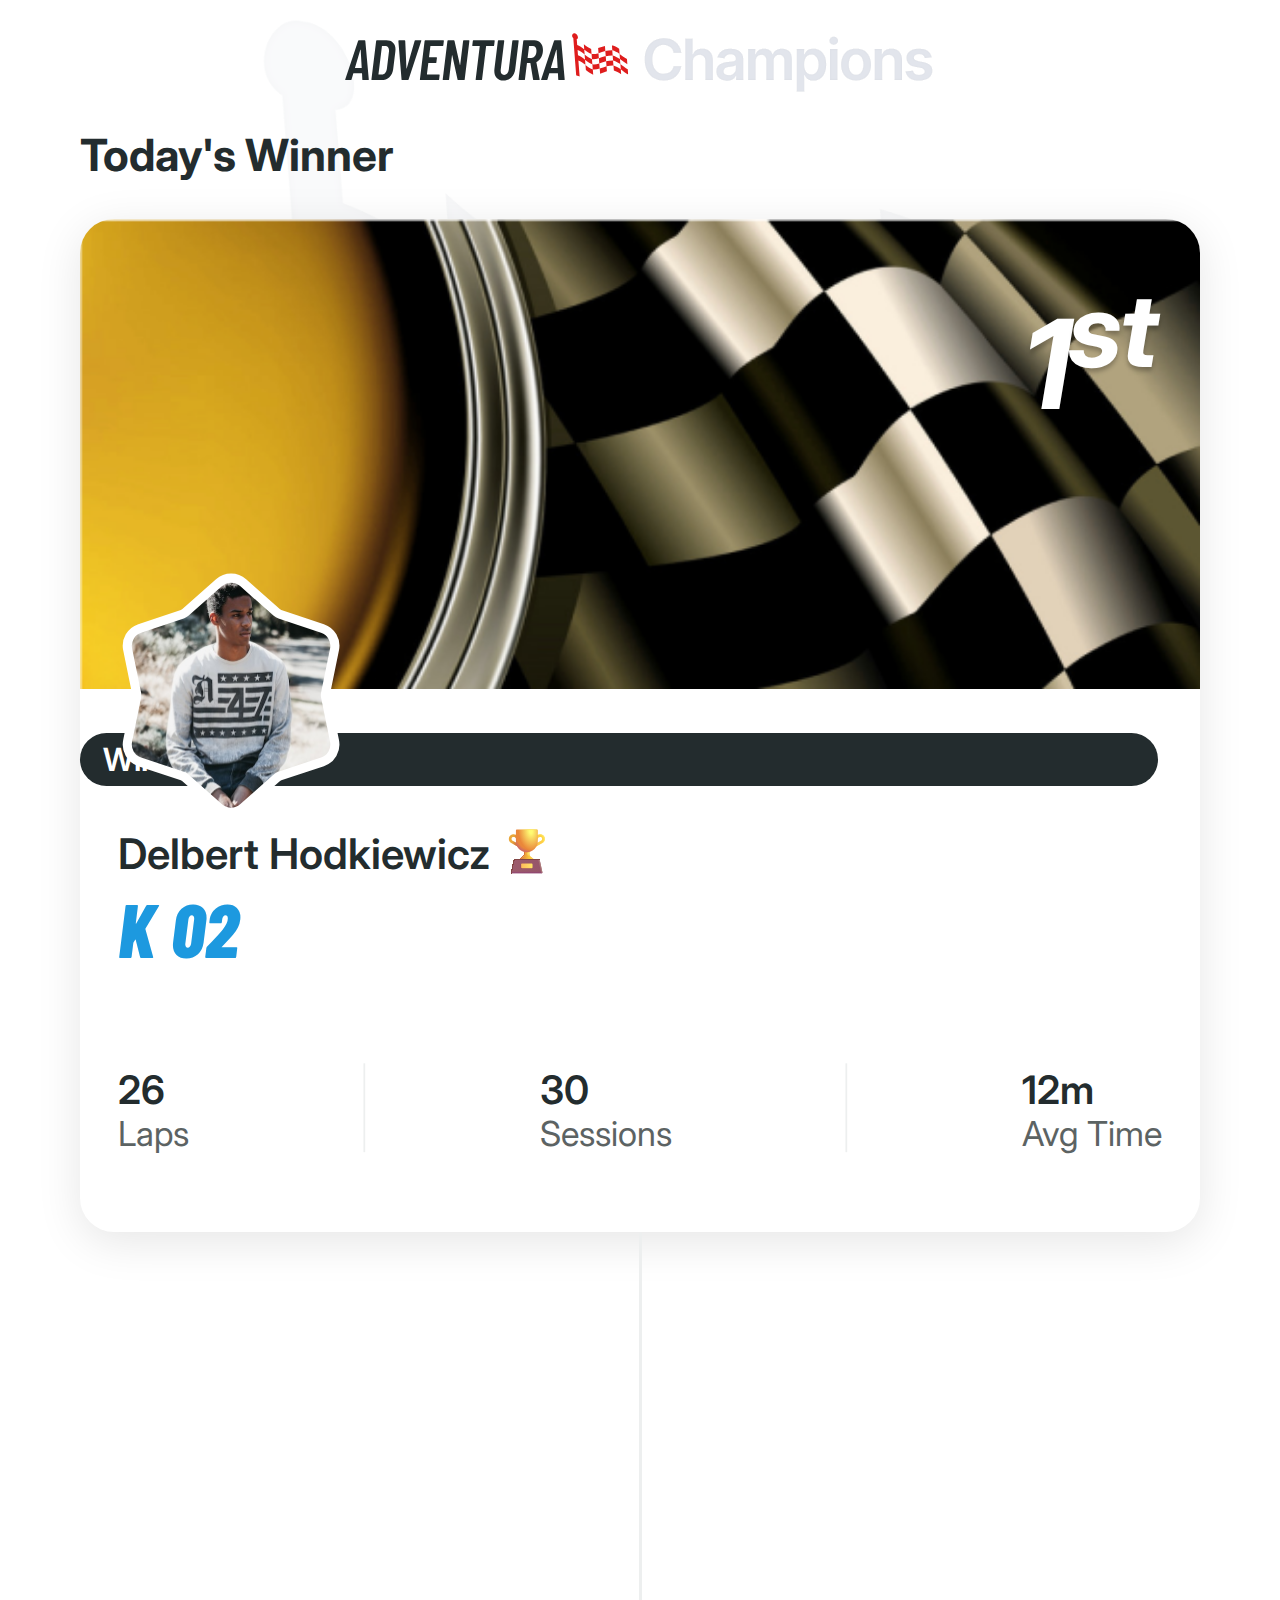
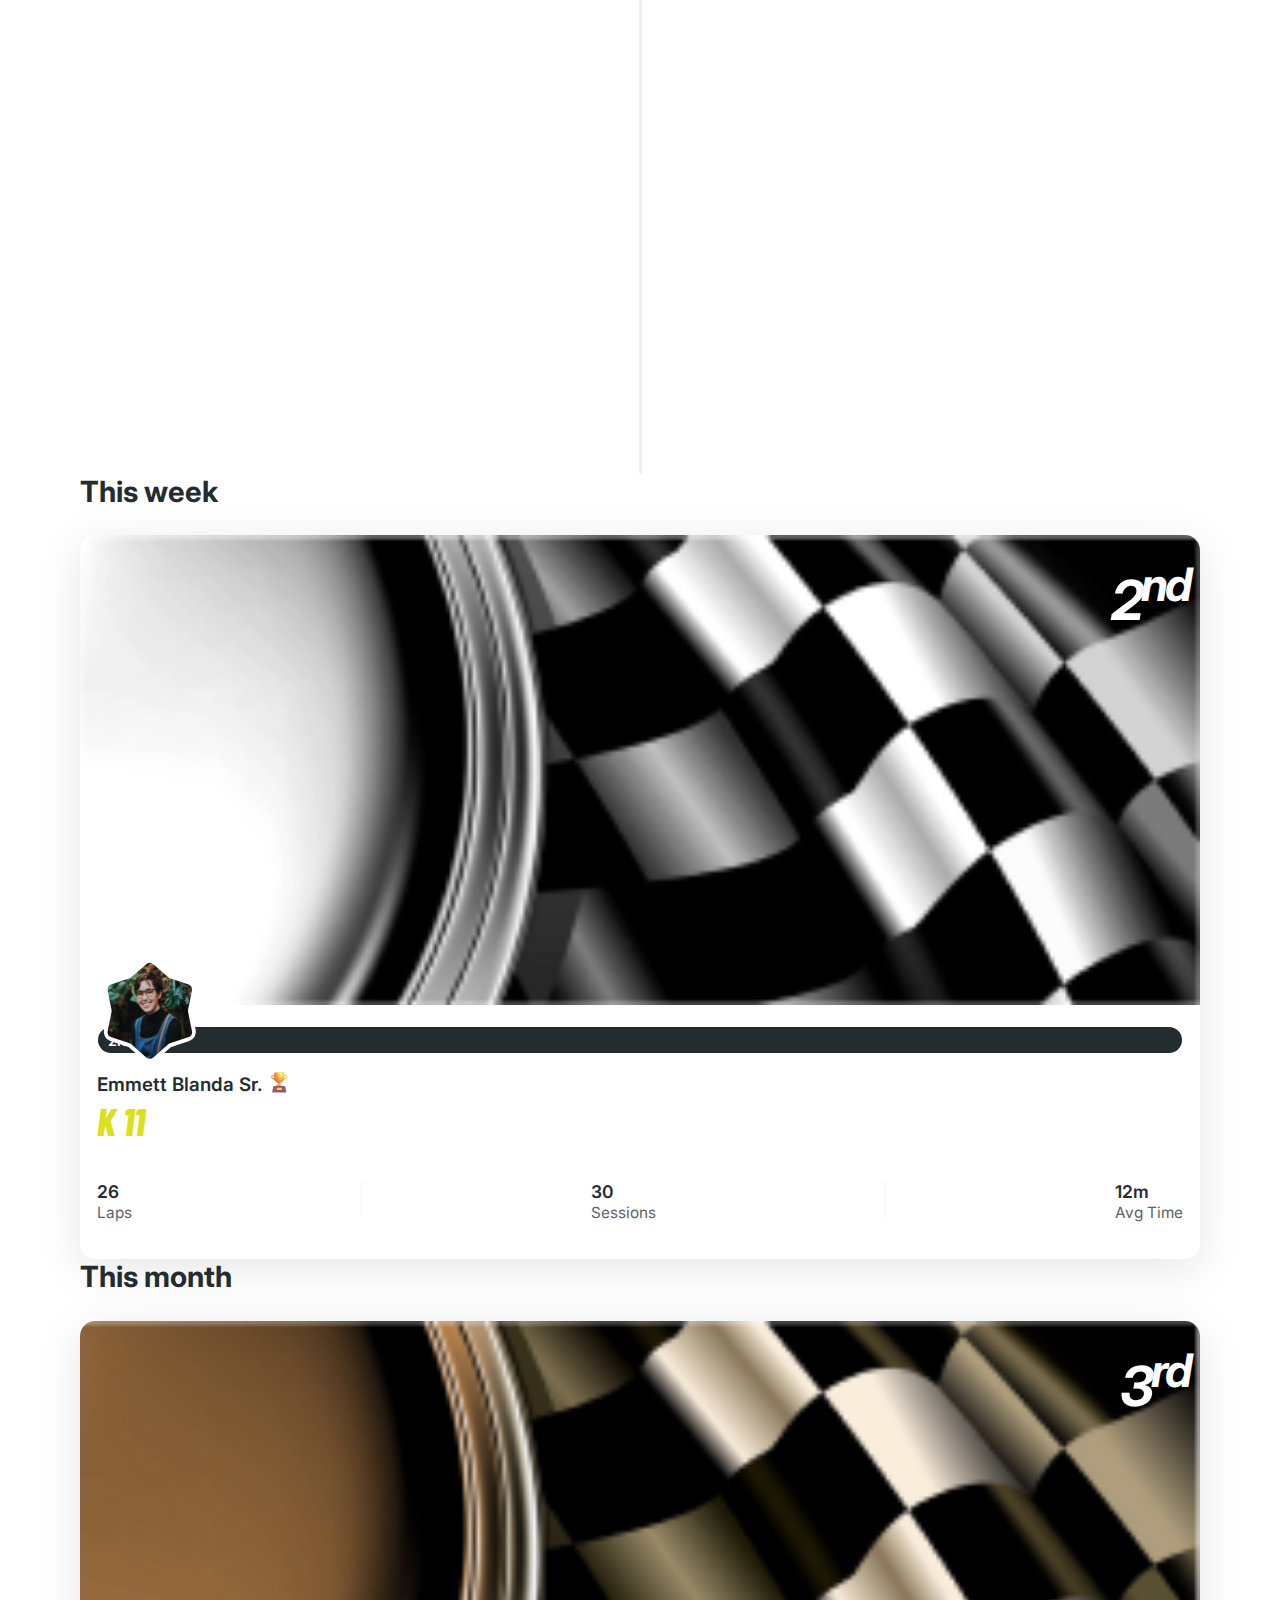
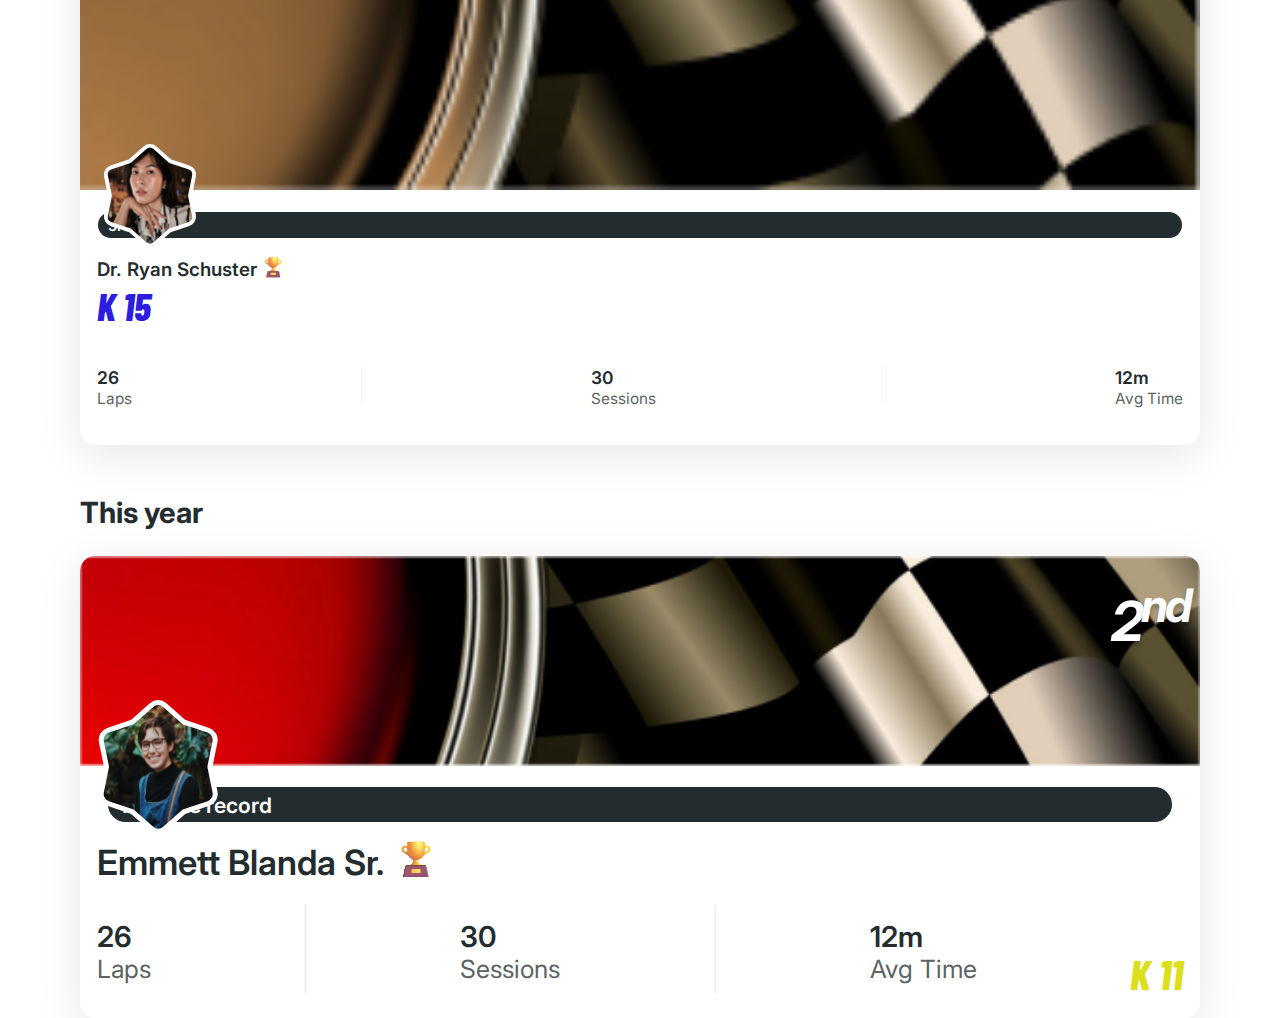
<file: index.html>
<!DOCTYPE html>
<html lang="en">
  <head>
    <meta charset="UTF-8" />
    <meta name="viewport" content="width=device-width, initial-scale=1.0" />
    <link
      href="https://cdn.jsdelivr.net/npm/bootstrap@5.0.2/dist/css/bootstrap.min.css"
      rel="stylesheet"
      integrity="sha384-EVSTQN3/azprG1Anm3QDgpJLIm9Nao0Yz1ztcQTwFspd3yD65VohhpuuCOmLASjC"
      crossorigin="anonymous"
    />
    <script
      src="https://cdn.jsdelivr.net/npm/bootstrap@5.0.2/dist/js/bootstrap.bundle.min.js"
      integrity="sha384-MrcW6ZMFYlzcLA8Nl+NtUVF0sA7MsXsP1UyJoMp4YLEuNSfAP+JcXn/tWtIaxVXM"
      crossorigin="anonymous"
    ></script>
    <link rel="preconnect" href="https://fonts.googleapis.com" />
    <link rel="preconnect" href="https://fonts.gstatic.com" crossorigin />
    <link
      href="https://fonts.googleapis.com/css2?family=Inter:wght@400;500;600;700;800&display=swap"
      rel="stylesheet"
    />
    <link
      href="https://fonts.googleapis.com/css2?family=Barlow+Condensed:wght@800&display=swap"
      rel="stylesheet"
    />
    <link rel="stylesheet" href="./style.css" />
    <title>Screen One</title>
  </head>
  <body>
    <!-- Main Container -->
    <div class="main-container">
      <!-- Header Section -->
      <header class="header-section">
        <!-- Add your logo here -->
        <img src="./assets/images/logo.svg" alt="Logo" />
      </header>

      <!-- Winners Section -->
      <section class="winners-section">
        <div class="container-fluid">
          <div class="row justify-content-center">
            <!-- Today's Winner -->
            <div class="col-md-5 today-winner">
              <h2 class="winner-title">Today's Winner</h2>
              <div class="winner-card-container today-winner">
                <div class="winner-position">
                  <img src="./assets/images/this-today.png" alt="winner-bg" />
                  <span class="position">1<sup>st</sup></span>
                </div>
                <div class="winner-thumbnail-container d-flex">
                  <div class="thumbnail">
                    <img src="./assets/images/today-winner.svg" alt="winner" />
                  </div>
                  <div class="label">
                    <span class="label-text">Winner</span>
                  </div>
                </div>
                <div class="winner-name-container">
                  <div class="winner-name">
                    <p class="name">Delbert Hodkiewicz</p>
                  </div>
                  <div class="trophy">
                    <img src="./assets/images/fluent-emoji_trophy.svg" alt="" />
                  </div>
                </div>
                <div class="k-container">
                  <span class="k-label">K 02</span>
                </div>
                <div class="statistics-wrapper">
                  <div class="statistics-container">
                    <div class="stats-score">
                      <span class="score">26</span>
                    </div>
                    <div class="stats-name">
                      <span class="name">Laps</span>
                    </div>
                  </div>
                  <div class="statistics-container">
                    <img src="./assets/images/line.svg" alt="seperator" />
                  </div>
                  <div class="statistics-container">
                    <div class="stats-score">
                      <span class="score">30</span>
                    </div>
                    <div class="stats-name">
                      <span class="name">Sessions</span>
                    </div>
                  </div>
                  <div class="statistics-container">
                    <img src="./assets/images/line.svg" alt="seperator" />
                  </div>
                  <div class="statistics-container">
                    <div class="stats-score">
                      <span class="score">12m</span>
                    </div>
                    <div class="stats-name">
                      <span class="name">Avg Time</span>
                    </div>
                  </div>
                </div>
              </div>
            </div>

            <div class="col-md-1 seperator">
              <img src="./assets/images/line.png" alt="line" />
            </div>

            <!-- Other Winners -->
            <div class="col-md-5 other-winners">
              <div class="row champions-container">
                <div class="col-md-5 weekly-winner-container">
                  <h2 class="winner-title">This week</h2>
                  <div class="winner-card-container weekly-winner">
                    <div class="winner-position">
                      <img
                        src="./assets/images/this-week.png"
                        alt="winner-bg"
                      />
                      <span class="position">2<sup>nd</sup></span>
                    </div>
                    <div class="winner-thumbnail-container d-flex">
                      <div class="thumbnail">
                        <img
                          src="./assets/images/weekly-winner.svg"
                          alt="winner"
                        />
                      </div>
                      <div class="label">
                        <span class="label-text">2nd Place</span>
                      </div>
                    </div>
                    <div class="winner-name-container">
                      <div class="winner-name">
                        <p class="name">Emmett Blanda Sr.</p>
                      </div>
                      <div class="trophy">
                        <img
                          src="./assets/images/fluent-emoji_trophy.svg"
                          alt=""
                        />
                      </div>
                    </div>
                    <div class="k-container">
                      <span class="k-label">K 11</span>
                    </div>
                    <div class="statistics-wrapper">
                      <div class="statistics-container">
                        <div class="stats-score">
                          <span class="score">26</span>
                        </div>
                        <div class="stats-name">
                          <span class="name">Laps</span>
                        </div>
                      </div>
                      <div class="statistics-container">
                        <img src="./assets/images/line.svg" alt="seperator" />
                      </div>
                      <div class="statistics-container">
                        <div class="stats-score">
                          <span class="score">30</span>
                        </div>
                        <div class="stats-name">
                          <span class="name">Sessions</span>
                        </div>
                      </div>
                      <div class="statistics-container">
                        <img src="./assets/images/line.svg" alt="seperator" />
                      </div>
                      <div class="statistics-container">
                        <div class="stats-score">
                          <span class="score">12m</span>
                        </div>
                        <div class="stats-name">
                          <span class="name">Avg Time</span>
                        </div>
                      </div>
                    </div>
                  </div>
                </div>
                <div class="col-md-5 monthly-winner-container">
                  <h2 class="winner-title">This month</h2>
                  <div class="winner-card-container monthly-winner">
                    <div class="winner-position">
                      <img
                        src="./assets/images/this-month.png"
                        alt="winner-bg"
                      />
                      <span class="position">3<sup>rd</sup></span>
                    </div>
                    <div class="winner-thumbnail-container d-flex">
                      <div class="thumbnail">
                        <img
                          src="./assets/images/monthly-winner.svg"
                          alt="winner"
                        />
                      </div>
                      <div class="label">
                        <span class="label-text">3rd Place</span>
                      </div>
                    </div>
                    <div class="winner-name-container">
                      <div class="winner-name">
                        <p class="name">Dr. Ryan Schuster</p>
                      </div>
                      <div class="trophy">
                        <img
                          src="./assets/images/fluent-emoji_trophy.svg"
                          alt=""
                        />
                      </div>
                    </div>
                    <div class="k-container">
                      <span class="k-label">K 15</span>
                    </div>
                    <div class="statistics-wrapper">
                      <div class="statistics-container">
                        <div class="stats-score">
                          <span class="score">26</span>
                        </div>
                        <div class="stats-name">
                          <span class="name">Laps</span>
                        </div>
                      </div>
                      <div class="statistics-container">
                        <img src="./assets/images/line.svg" alt="seperator" />
                      </div>
                      <div class="statistics-container">
                        <div class="stats-score">
                          <span class="score">30</span>
                        </div>
                        <div class="stats-name">
                          <span class="name">Sessions</span>
                        </div>
                      </div>
                      <div class="statistics-container">
                        <img src="./assets/images/line.svg" alt="seperator" />
                      </div>
                      <div class="statistics-container">
                        <div class="stats-score">
                          <span class="score">12m</span>
                        </div>
                        <div class="stats-name">
                          <span class="name">Avg Time</span>
                        </div>
                      </div>
                    </div>
                  </div>
                </div>
              </div>
              <div class="row yearly-winner-container-wrapper">
                <div class="col-md-11 yearly-winner-container">
                  <h2 class="winner-title">This year</h2>
                  <div class="winner-card-container yearly-winner">
                    <div class="winner-position">
                      <img
                        src="./assets/images/this-year.png"
                        alt="winner-bg"
                      />
                      <span class="position">2<sup>nd</sup></span>
                    </div>
                    <div class="winner-thumbnail-container d-flex">
                      <div class="thumbnail">
                        <img
                          src="./assets/images/yearly-winner.svg"
                          alt="winner"
                        />
                      </div>
                      <div class="label">
                        <span class="label-text">All-time record</span>
                      </div>
                    </div>
                    <div class="winner-name-container">
                      <div class="winner-name">
                        <p class="name">Emmett Blanda Sr.</p>
                      </div>
                      <div class="trophy">
                        <img
                          src="./assets/images/fluent-emoji_trophy.svg"
                          alt=""
                        />
                      </div>
                    </div>
                    <div class="statistics-wrapper">
                      <div class="statistics-container">
                        <div class="stats-score">
                          <span class="score">26</span>
                        </div>
                        <div class="stats-name">
                          <span class="name">Laps</span>
                        </div>
                      </div>
                      <div class="statistics-container">
                        <img src="./assets/images/line.svg" alt="seperator" />
                      </div>
                      <div class="statistics-container">
                        <div class="stats-score">
                          <span class="score">30</span>
                        </div>
                        <div class="stats-name">
                          <span class="name">Sessions</span>
                        </div>
                      </div>
                      <div class="statistics-container">
                        <img src="./assets/images/line.svg" alt="seperator" />
                      </div>
                      <div class="statistics-container">
                        <div class="stats-score">
                          <span class="score">12m</span>
                        </div>
                        <div class="stats-name">
                          <span class="name">Avg Time</span>
                        </div>
                      </div>
                      <div class="k-container">
                        <span class="k-label">K 11</span>
                      </div>
                    </div>
                  </div>
                </div>
              </div>
            </div>
          </div>
        </div>
      </section>
    </div>
  </body>
</html>
</file>
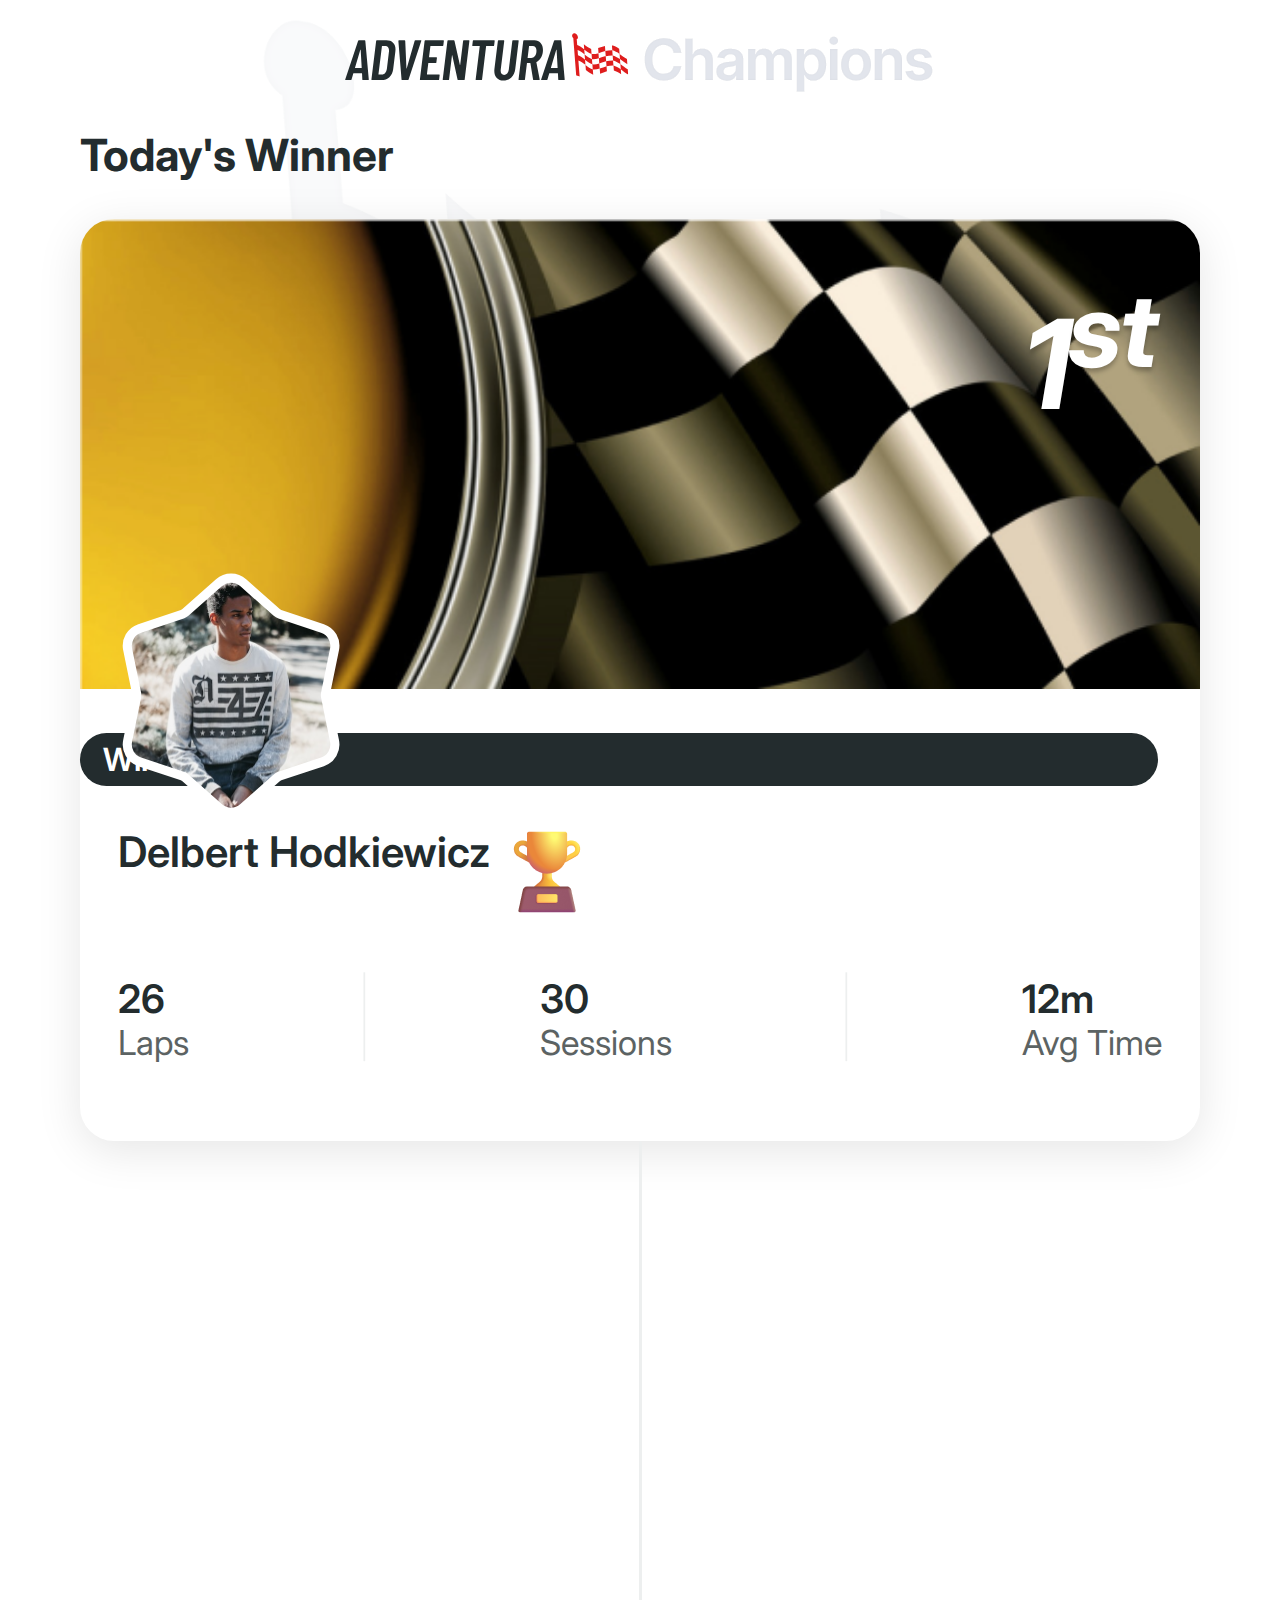
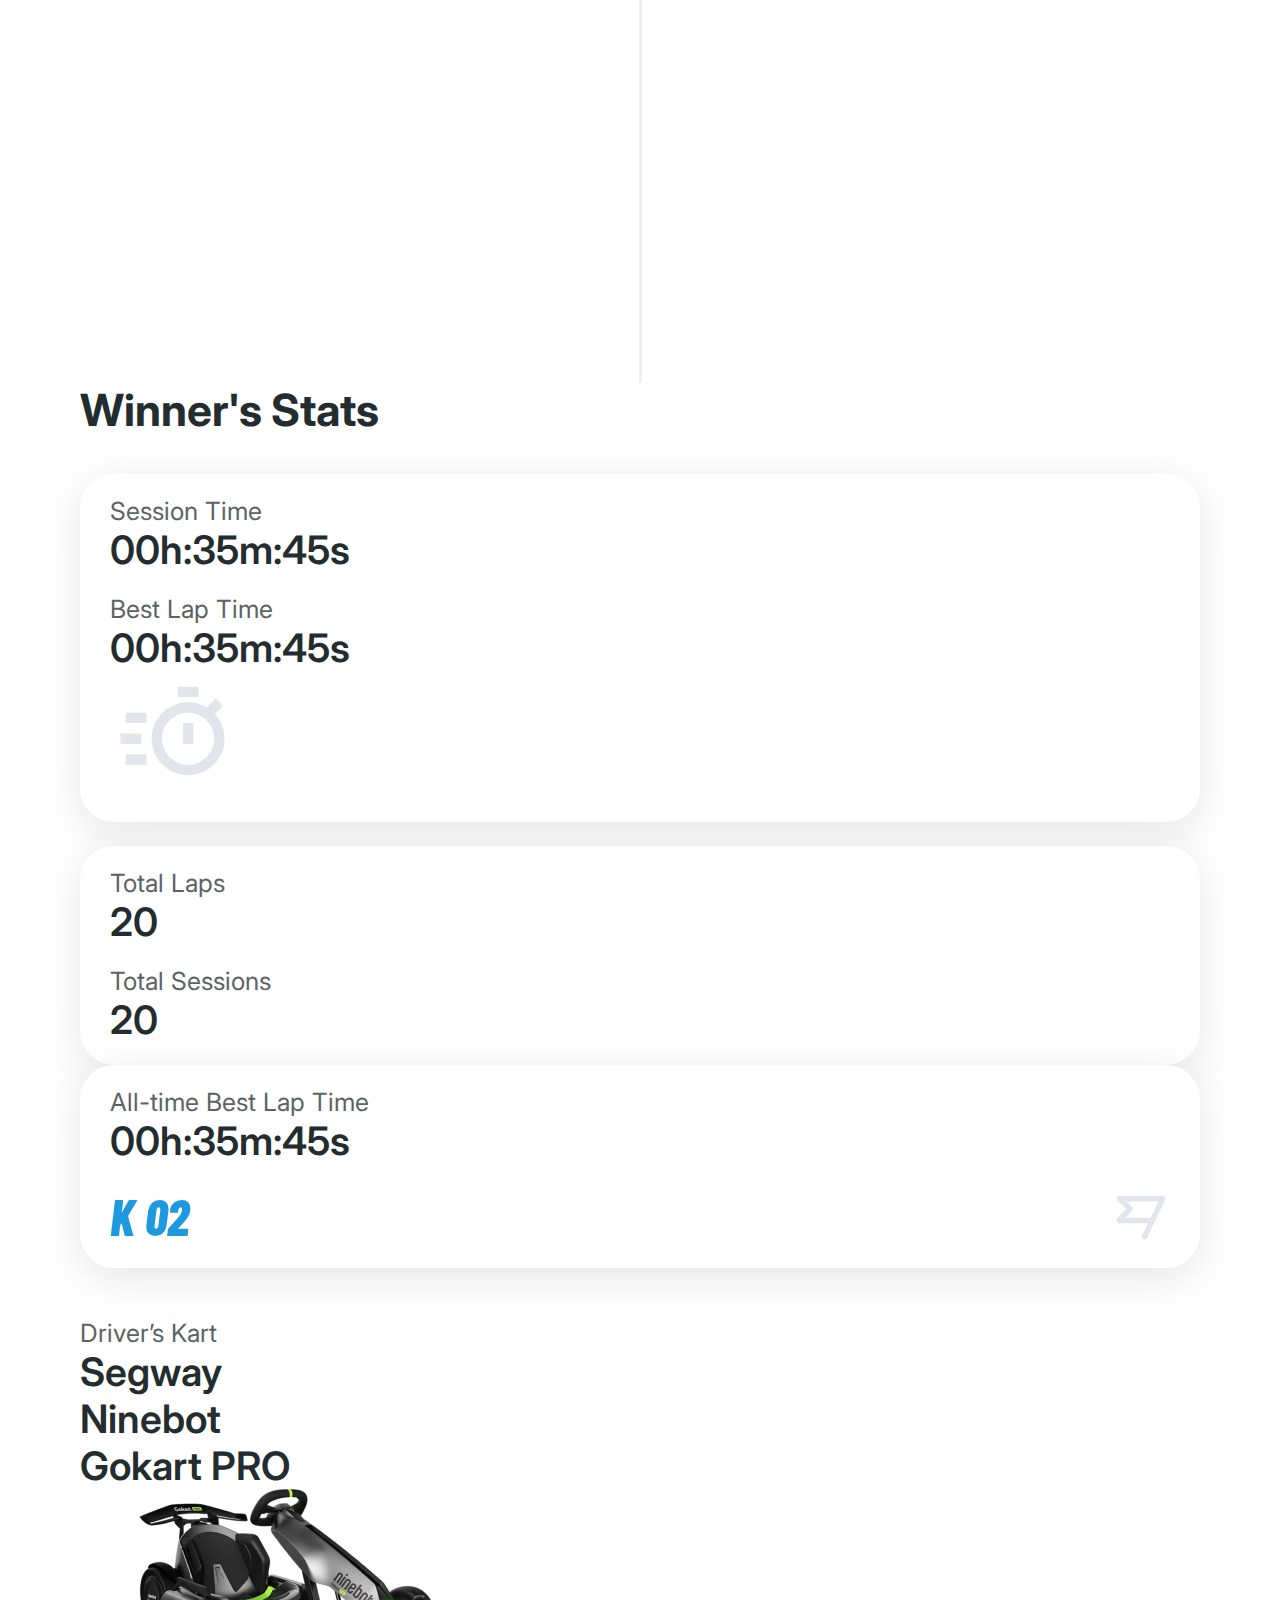
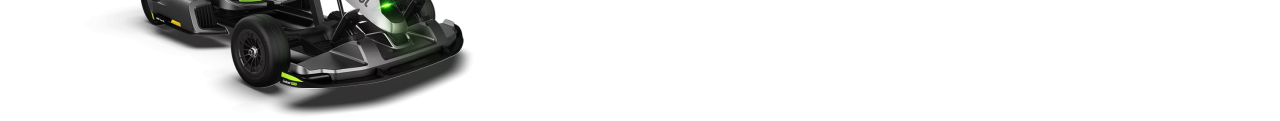
<file: screen-two.html>
<!DOCTYPE html>
<html lang="en">
  <head>
    <meta charset="UTF-8" />
    <meta name="viewport" content="width=device-width, initial-scale=1.0" />
    <link
      href="https://cdn.jsdelivr.net/npm/bootstrap@5.0.2/dist/css/bootstrap.min.css"
      rel="stylesheet"
      integrity="sha384-EVSTQN3/azprG1Anm3QDgpJLIm9Nao0Yz1ztcQTwFspd3yD65VohhpuuCOmLASjC"
      crossorigin="anonymous"
    />
    <script
      src="https://cdn.jsdelivr.net/npm/bootstrap@5.0.2/dist/js/bootstrap.bundle.min.js"
      integrity="sha384-MrcW6ZMFYlzcLA8Nl+NtUVF0sA7MsXsP1UyJoMp4YLEuNSfAP+JcXn/tWtIaxVXM"
      crossorigin="anonymous"
    ></script>
    <link rel="preconnect" href="https://fonts.googleapis.com" />
    <link rel="preconnect" href="https://fonts.gstatic.com" crossorigin />
    <link
      href="https://fonts.googleapis.com/css2?family=Inter:wght@400;500;600;700;800&display=swap"
      rel="stylesheet"
    />
    <link
      href="https://fonts.googleapis.com/css2?family=Barlow+Condensed:wght@800&display=swap"
      rel="stylesheet"
    />
    <link rel="stylesheet" href="./style.css" />
    <title>Screen Two</title>
  </head>
  <body>
    <!-- Main Container -->
    <div class="main-container screen-two">
      <!-- Header Section -->
      <header class="header-section">
        <!-- Add your logo here -->
        <img src="./assets/images/logo.svg" alt="Logo" />
      </header>

      <!-- Winners Section -->
      <section class="winners-section">
        <div class="container-fluid">
          <div class="row justify-content-center">
            <!-- Today's Winner -->
            <div class="col-md-5 today-winner">
              <h2 class="winner-title">Today's Winner</h2>
              <div class="winner-card-container today-winner">
                <div class="winner-position">
                  <img src="./assets/images/this-today.png" alt="winner-bg" />
                  <span class="position">1<sup>st</sup></span>
                </div>
                <div class="winner-thumbnail-container d-flex">
                  <div class="thumbnail">
                    <img src="./assets/images/today-winner.svg" alt="winner" />
                  </div>
                  <div class="label">
                    <span class="label-text">Winner</span>
                  </div>
                </div>
                <div class="winner-name-container">
                  <div class="winner-name">
                    <p class="name">Delbert Hodkiewicz</p>
                  </div>
                  <div class="trophy">
                    <img src="./assets/images/fluent-emoji_trophy.png" alt="" />
                  </div>
                </div>
                <div class="statistics-wrapper">
                  <div class="statistics-container">
                    <div class="stats-score">
                      <span class="score">26</span>
                    </div>
                    <div class="stats-name">
                      <span class="name">Laps</span>
                    </div>
                  </div>
                  <div class="statistics-container">
                    <img src="./assets/images/line.svg" alt="seperator" />
                  </div>
                  <div class="statistics-container">
                    <div class="stats-score">
                      <span class="score">30</span>
                    </div>
                    <div class="stats-name">
                      <span class="name">Sessions</span>
                    </div>
                  </div>
                  <div class="statistics-container">
                    <img src="./assets/images/line.svg" alt="seperator" />
                  </div>
                  <div class="statistics-container">
                    <div class="stats-score">
                      <span class="score">12m</span>
                    </div>
                    <div class="stats-name">
                      <span class="name">Avg Time</span>
                    </div>
                  </div>
                </div>
              </div>
            </div>

            <div class="col-md-1 seperator">
              <img src="./assets/images/line.png" alt="line" />
            </div>

            <!-- Other Winners -->
            <div class="col-md-5 winner-stats-container">
              <h2 class="winner-title">Winner's Stats</h2>
              <div class="row time-container-wrapper">
                <div class="col-md-8 time-container-main rm-pd">
                  <div class="time-container">
                    <span class="time-label">Session Time</span>
                    <span class="time">00h:35m:45s</span>
                  </div>
                  <div class="time-container">
                    <span class="time-label">Best Lap Time</span>
                    <span class="time">00h:35m:45s</span>
                  </div>
                </div>
                <div class="col-md-4 time-logo rm-pd text-center">
                  <img src="./assets/images/bx_timer.svg" alt="timer" />
                </div>
              </div>
              <div class="row laps-container-wrapper">
                <div class="col-md-4 laps-container-main rm-pd">
                  <div class="laps-container">
                    <span class="laps-label">Total Laps</span>
                    <span class="laps">20</span>
                  </div>
                  <div class="laps-container">
                    <span class="laps-label">Total Sessions</span>
                    <span class="laps">20</span>
                  </div>
                </div>
                <div class="col-md-7 laps-container-main rm-pd">
                  <div class="laps-container">
                    <span class="laps-label">All-time Best Lap Time</span>
                    <span class="time">00h:35m:45s</span>
                  </div>
                  <div class="k-container">
                    <span class="k-label">K 02</span>
                    <img src="./assets/images/ph_flag-banner-bold.svg" alt="" />
                  </div>
                </div>
              </div>
              <div class="row laps-container-wrapper last">
                <div class="col-md-4 rm-pd">
                  <div class="laps-container">
                    <span class="laps-label">Driver’s Kart</span>
                    <span class="laps"
                      >Segway <br />
                      Ninebot <br />
                      Gokart PRO</span
                    >
                  </div>
                </div>
                <div class="col-md-7 rm-pd">
                  <img src="./assets/images/car.png" alt="car" />
                </div>
              </div>
            </div>
          </div>
        </div>
      </section>
    </div>
  </body>
</html>
</file>
<file: style.css>
body,
html {
  font-family: "Inter", sans-serif;
  height: 100%;
  margin: 0;
  padding: 0;
}

h1,
h2,
h3,
h4,
h5,
p {
  padding: 0;
  margin: 0;
}

.rm-pd {
  padding: 0;
}

.main-container {
  background: url("./assets/images/body-bg.png") no-repeat center center fixed;
  background-size: contain;
  height: 100vh;
  padding: 25px 80px;
}

.header-section {
  text-align: center;
  margin-bottom: 30px;
}

.header-section img {
  max-width: 100%; /* Ensure the logo doesn't exceed its container */
  height: auto;
}

h2.winner-title {
  color: #232c2e;
  font-feature-settings: "clig" off, "liga" off;
  font-size: 44.214px;
  font-style: normal;
  font-weight: 700;
  line-height: normal;
  margin-bottom: 37.4px;
}

.winner-card-container {
  border-radius: 34.103px;
  background: #fff;
  box-shadow: 0px 9.094px 44.333px 0px rgba(0, 0, 0, 0.1);
}

.winner-position {
  position: relative;
}

.winner-position img {
  width: 100%;
  border-radius: 34.103px 34.103px 0 0;
}

.winner-position span.position {
  color: #fff;
  text-align: center;
  text-shadow: 0px 4.421px 4.421px rgba(0, 0, 0, 0.25);
  font-size: 124.009px;
  font-style: italic;
  font-weight: 700;
  line-height: normal;
  letter-spacing: -2.847px;
  position: absolute;
  top: 48px;
  right: 45px;
}

.winner-thumbnail-container {
  justify-content: flex-end;
  align-items: center;
  padding: 40px 42px 40px 0;
  position: relative;
}

.thumbnail {
  position: absolute;
  top: -120px;
  left: 42px;
}

.winner-thumbnail-container .label {
  border-radius: 27.282px;
  background: #232c2e;
  padding: 6.821px 22.735px;
}

.winner-thumbnail-container .label span.label-text {
  color: #fff;
  text-align: center;
  font-feature-settings: "clig" off, "liga" off;
  font-size: 31.829px;
  font-style: normal;
  font-weight: 600;
  line-height: normal;
}

.winner-name-container {
  display: flex;
  flex-direction: row;
  align-items: center;
  gap: 12px;
  padding: 0 38px;
}

.winner-name .name {
  color: var(--Black-Black-50, #232c2e);
  font-feature-settings: "clig" off, "liga" off;
  font-size: 42.12px;
  font-style: normal;
  font-weight: 600;
  line-height: normal;
}

.k-container {
  padding: 0 38px;
}

span.k-label {
  color: #1d99df;
  font-feature-settings: "clig" off, "liga" off;
  font-family: "Barlow Condensed", sans-serif;
  font-size: 76.604px;
  font-style: italic;
  font-weight: 800;
  line-height: normal;
}

.statistics-wrapper {
  padding: 90px 38px 75px 38px;
  display: flex;
  align-items: center;
  justify-content: space-between;
  gap: 32px;
}

.stats-score .score {
  color: var(--Black-Black-50, #232c2e);
  font-feature-settings: "clig" off, "liga" off;
  font-size: 39.307px;
  font-style: normal;
  font-weight: 600;
  line-height: normal;
}

.stats-name .name {
  color: var(--Black-Black-40, #5c6363);
  font-feature-settings: "clig" off, "liga" off;
  font-size: 34.393px;
  font-style: normal;
  font-weight: 400;
  line-height: normal;
}

.seperator {
  display: flex;
  justify-content: center;
}

.champions-container {
  gap: 50px;
}

.weekly-winner-container h2.winner-title,
.monthly-winner-container h2.winner-title,
.yearly-winner-container h2.winner-title {
  font-size: 29.219px;
  margin-bottom: 26.5px;
}

.weekly-winner-container .winner-card-container,
.monthly-winner-container .winner-card-container,
.yearly-winner-container .winner-card-container {
  border-radius: 15.203px;
}

.weekly-winner-container .winner-position img,
.monthly-winner-container .winner-position img,
.yearly-winner-container .winner-position img {
  border-radius: 15.203px 15.203px 0 0;
}

.weekly-winner-container .winner-thumbnail-container,
.monthly-winner-container .winner-thumbnail-container {
  padding: 18px;
}

.weekly-winner-container .thumbnail,
.monthly-winner-container .thumbnail {
  top: -50px;
  left: 18px;
}

.weekly-winner-container .thumbnail img,
.monthly-winner-container .thumbnail img {
  width: 104px;
  height: 104px;
}

.weekly-winner-container .winner-position span.position,
.monthly-winner-container .winner-position span.position,
.yearly-winner-container .winner-position span.position {
  font-size: 55.284px;
  top: 21px;
  right: 10px;
}

.weekly-winner-container .winner-thumbnail-container .label,
.monthly-winner-container .winner-thumbnail-container .label {
  padding: 3.041px 10.135px;
}

.weekly-winner-container .winner-thumbnail-container .label span.label-text,
.monthly-winner-container .winner-thumbnail-container .label span.label-text {
  font-size: 14.185px;
}
.weekly-winner-container .winner-name .name,
.monthly-winner-container .winner-name .name {
  font-size: 18.771px;
}

.weekly-winner-container .winner-name-container,
.monthly-winner-container .winner-name-container {
  gap: 5px;
  padding: 0 17px;
}

.weekly-winner-container .trophy img,
.monthly-winner-container .trophy img {
  width: 23px;
  height: 23px;
}

.weekly-winner-container span.k-label {
  color: #dcdf1d;
  font-size: 38.447px;
}

.monthly-winner-container span.k-label {
  color: #2c1ddf;
  font-size: 38.447px;
}

.weekly-winner-container .stats-score .score,
.monthly-winner-container .stats-score .score {
  font-size: 17.518px;
}

.weekly-winner-container .stats-name .name,
.monthly-winner-container .stats-name .name {
  font-size: 15.328px;
}

.weekly-winner-container .statistics-wrapper,
.monthly-winner-container .statistics-wrapper {
  gap: 14px;
  padding: 36px 17px;
}

.weekly-winner-container .statistics-container img,
.monthly-winner-container .statistics-container img {
  height: 39.605px;
}

.weekly-winner-container .k-container,
.monthly-winner-container .k-container {
  padding: 0 17px;
}

.yearly-winner-container-wrapper {
  margin-top: 50px;
}

.yearly-winner-container .thumbnail {
  top: -70px;
  left: 18px;
}

.yearly-winner-container .winner-thumbnail-container {
  padding: 17px 28px;
}

.yearly-winner-container .winner-thumbnail-container .label {
  padding: 4.553px 15.175px;
}

.yearly-winner-container .winner-thumbnail-container .label span.label-text {
  font-size: 21.245px;
}

.yearly-winner-container .winner-name .name {
  font-size: 34.783px;
}

.yearly-winner-container .trophy img {
  width: 41px;
  height: 41px;
}

.yearly-winner-container .stats-score .score {
  font-size: 28.729px;
}

.yearly-winner-container .stats-name .name {
  font-size: 25.138px;
}

.yearly-winner-container .winner-name-container {
  padding: 0 17px;
}

.yearly-winner-container .statistics-wrapper {
  padding: 20px 17px;
}

.yearly-winner-container .k-container {
  padding: 0;
  align-self: flex-end;
}

.yearly-winner-container span.k-label {
  font-size: 41.837px;
  color: #dcdf1d;
}

/* Screen Two */

.screen-two .winner-name-container {
  /* flex-direction: column; */
  align-items: flex-start;
}

.screen-two .statistics-wrapper {
  padding: 50px 38px 75px 38px;
}

.screen-two .time-container-wrapper,
.screen-two .laps-container-main {
  border-radius: 34.103px;
  background: #fff;
  box-shadow: 0px 9.094px 44.333px 0px rgba(0, 0, 0, 0.1);
  padding: 22px 30px;
  align-items: center;
}

.time-container-main {
  display: flex;
  flex-direction: column;
  gap: 21px;
}

.time-container {
  display: flex;
  flex-direction: column;
}

span.time-label,
span.laps-label {
  color: var(--Black-Black-40, #5c6363);
  font-feature-settings: "clig" off, "liga" off;
  font-size: 24.997px;
  font-style: normal;
  font-weight: 400;
  line-height: normal;
}

span.time,
span.laps {
  color: var(--Black-Black-50, #232c2e);
  font-feature-settings: "clig" off, "liga" off;
  font-size: 39.307px;
  font-style: normal;
  font-weight: 600;
  line-height: normal;
}

.row.laps-container-wrapper {
  justify-content: space-between;
  margin-top: 24px;
}

.laps-container {
  display: flex;
  flex-direction: column;
}

.laps-container-wrapper .laps-container-main {
  display: flex;
  flex-direction: column;
  align-items: flex-start;
  gap: 21px;
  justify-content: space-between;
}

.laps-container-main .k-container {
  justify-content: space-between;
  padding: 0;
  display: flex;
  align-items: center;
  width: 100%;
}

.laps-container-main .k-container span.k-label {
  font-size: 50.661px;
}

.last {
  margin-top: 50px !important;
}
</file>
